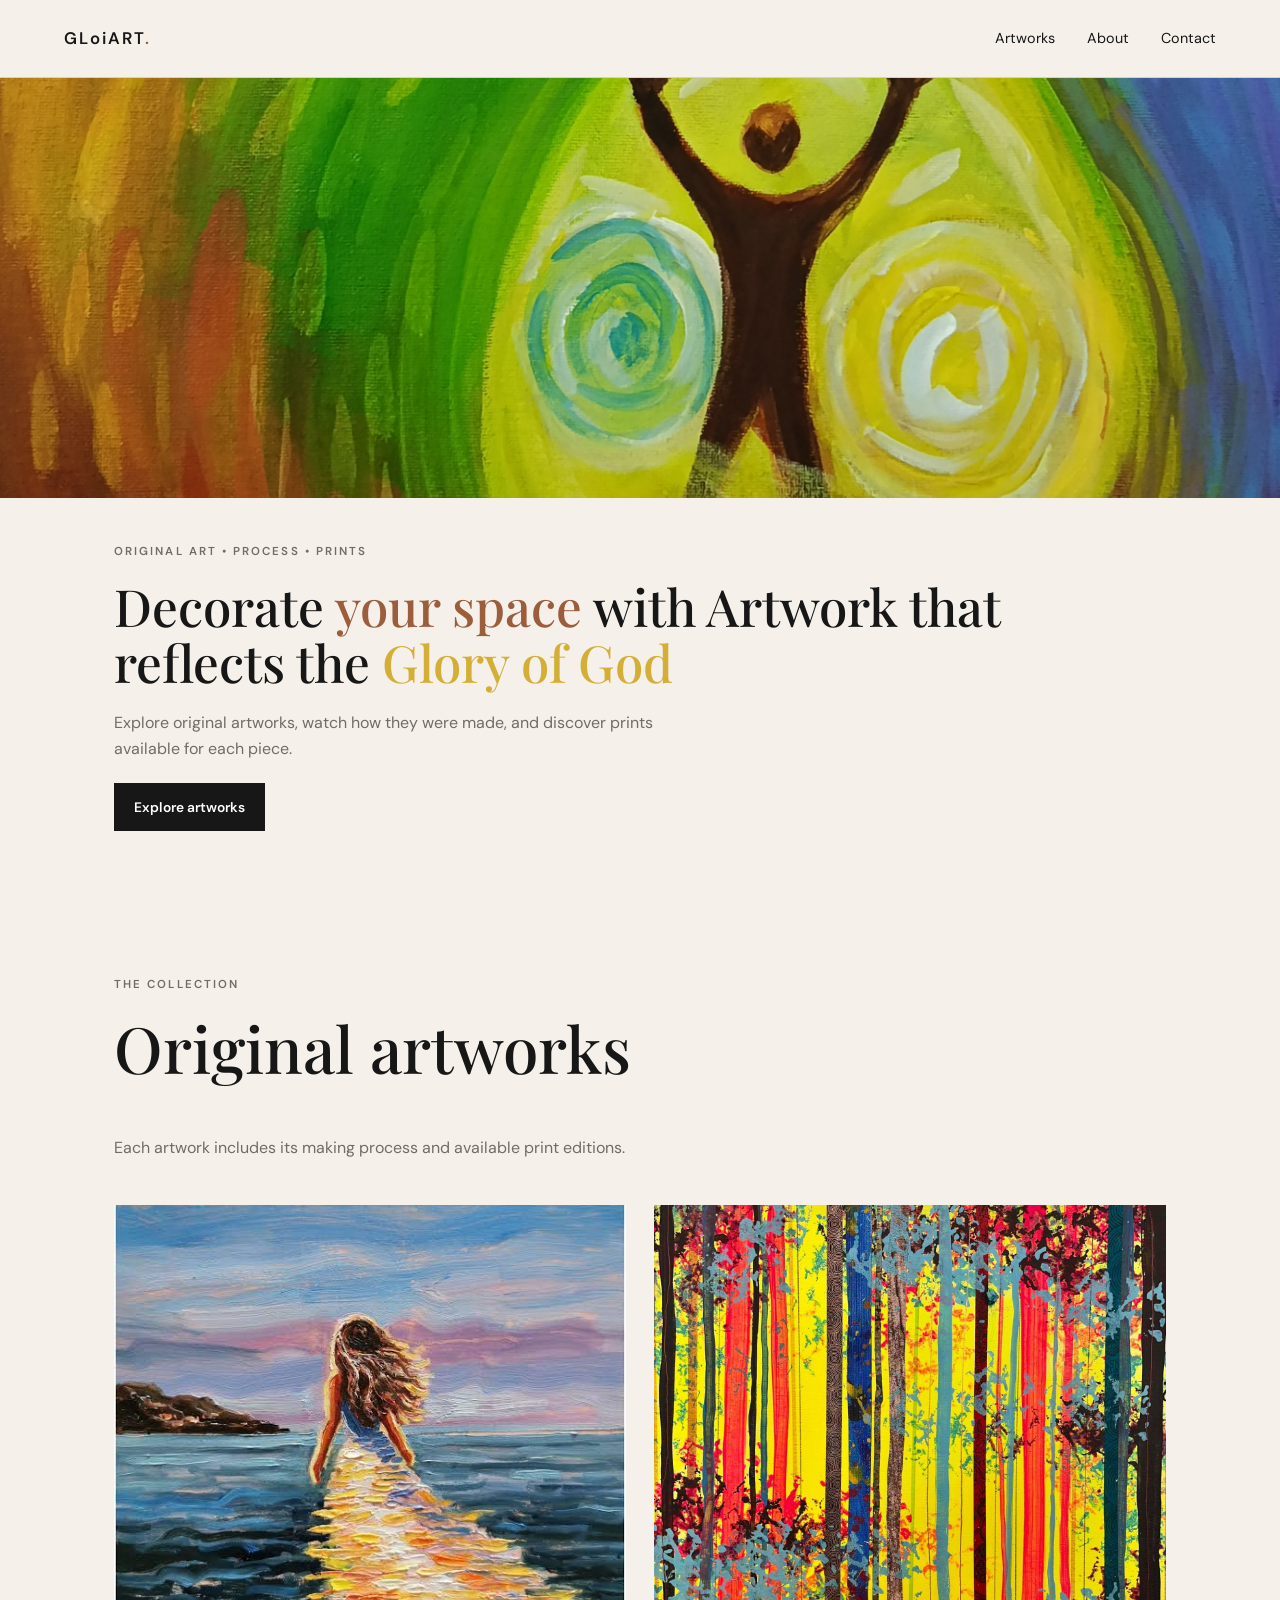
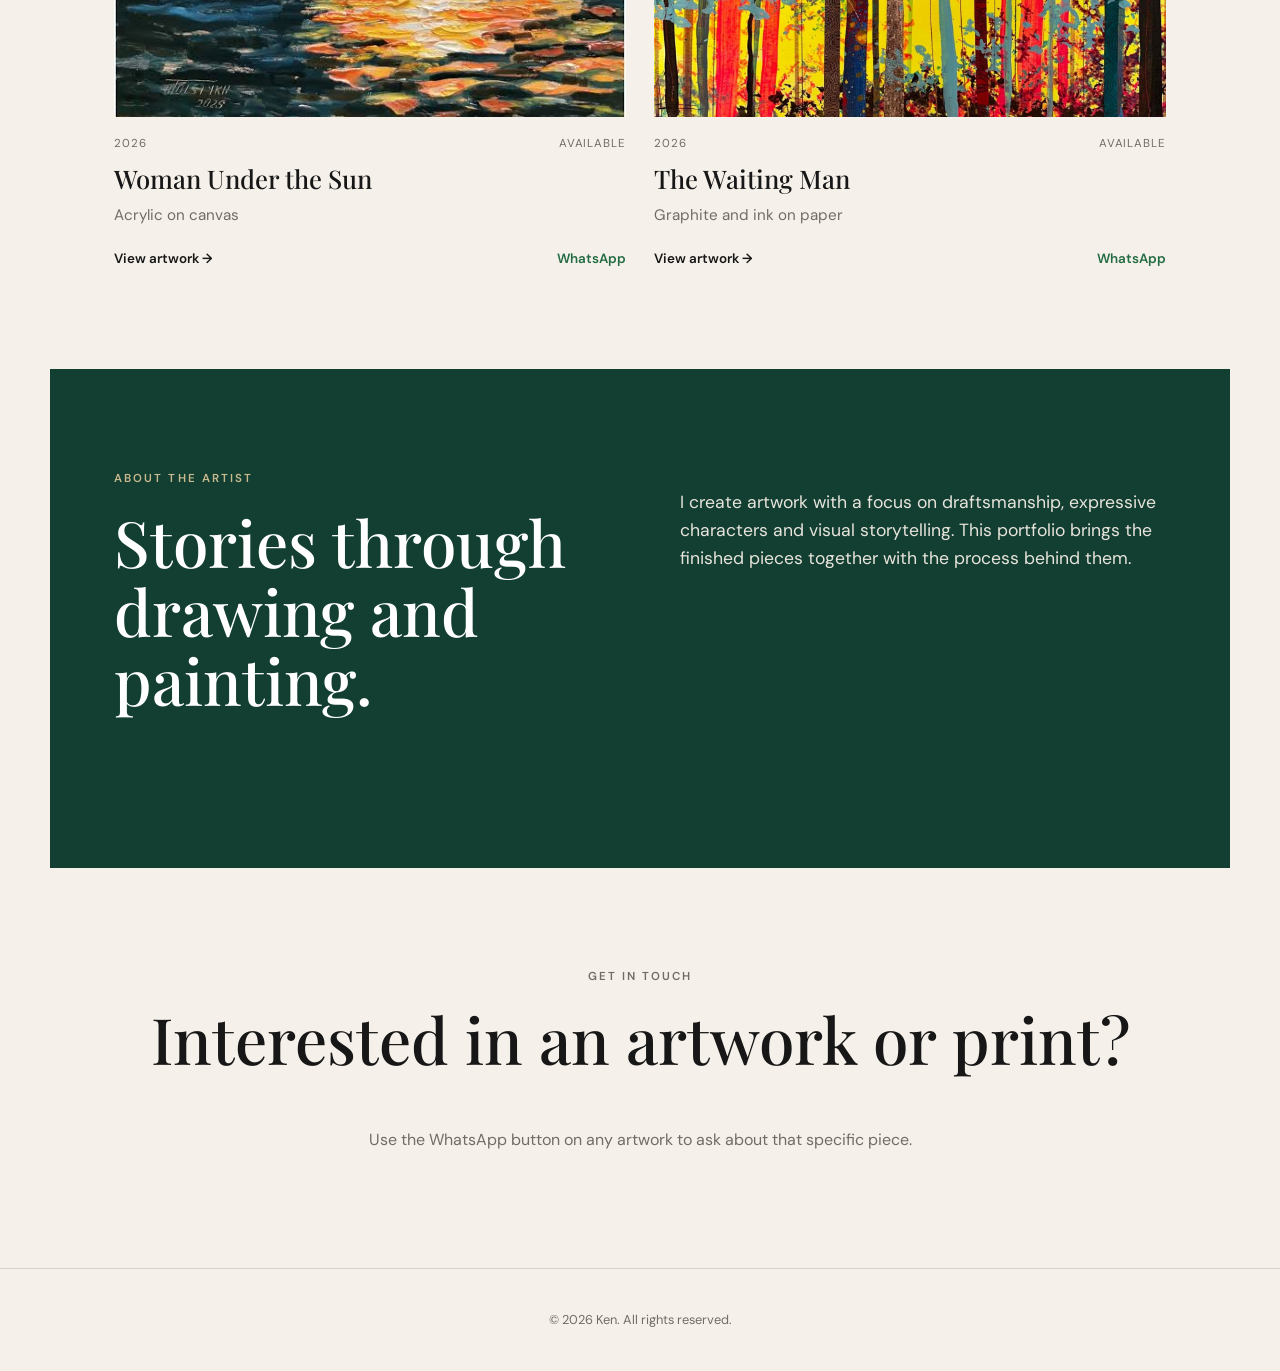
<file: index.html>
<!DOCTYPE html>
<html lang="en">
<head>
  <meta charset="UTF-8">
  <meta name="viewport" content="width=device-width, initial-scale=1.0">
  <meta name="description" content="Ken's original artworks, process videos and art prints.">
  <title>Ken — Art Portfolio</title>
  <link rel="stylesheet" href="style.css">
</head>
<body>
  <header class="site-header">
    <a class="logo" href="#home">GLoiART<span>.</span></a>
    <nav>
      <a href="#artworks">Artworks</a>
      <a href="#about">About</a>
      <a href="#contact">Contact</a>
    </nav>
    <button class="menu-toggle" aria-label="Open menu">☰</button>
  </header>

  <main>
    <section class="home-banner">
  <img src="assets/banner.jpg" alt="Ken Art Portfolio Banner">
    </section>
    <section id="home" class="hero">
      <div class="hero-copy">
        <p class="eyebrow">ORIGINAL ART • PROCESS • PRINTS</p>
        <h1>Decorate <span class="brown-text">your space</span> with Artwork that reflects the <span class="gold-text">Glory of God</span></h1>
        <p class="hero-text">Explore original artworks, watch how they were made, and discover prints available for each piece.</p>
        <a class="button" href="#artworks">Explore artworks</a>
      </div>
    </section>

    <section id="artworks" class="section">
      <div class="section-heading">
        <p class="eyebrow">THE COLLECTION</p>
        <h2>Original artworks</h2>
        <p>Each artwork includes its making process and available print editions.</p>
      </div>
      <div id="artwork-grid" class="artwork-grid"></div>
    </section>

    <section id="about" class="about section">
      <div>
        <p class="eyebrow">ABOUT THE ARTIST</p>
        <h2>Stories through drawing and painting.</h2>
      </div>
      <div>
        <p>I create artwork with a focus on draftsmanship, expressive characters and visual storytelling. This portfolio brings the finished pieces together with the process behind them.</p>
      </div>
    </section>

    <section id="contact" class="contact section">
      <p class="eyebrow">GET IN TOUCH</p>
      <h2>Interested in an artwork or print?</h2>
      <p>Use the WhatsApp button on any artwork to ask about that specific piece.</p>
    </section>
  </main>

  <footer>
    <p>© <span id="year"></span> Ken. All rights reserved.</p>
  </footer>

  <script src="data.js"></script>
  <script src="script.js"></script>
</body>
</html>
</file>
<file: style.css>
@import url('https://fonts.googleapis.com/css2?family=DM+Sans:wght@400;500;600&family=Playfair+Display:ital,wght@0,500;0,600;1,500;1,600&display=swap');

:root {
  --paper: #f5f1ea;
  --ink: #171717;
  --muted: #716c65;
  --line: #d8d1c7;
  --white: #fffdf9;
  --accent: #9b5d3c;
  --max: 1180px;
}

* {
  box-sizing: border-box;
}

html {
  scroll-behavior: smooth;
}

body {
  margin: 0;
  background: var(--paper);
  color: var(--ink);
  font-family: "DM Sans", sans-serif;
  line-height: 1.6;
}

a {
  color: inherit;
  text-decoration: none;
}

img {
  display: block;
  width: 100%;
}


/* =========================
   HEADER
========================= */

.site-header {
  height: 78px;
  padding: 0 5vw;
  display: flex;
  align-items: center;
  justify-content: space-between;
  border-bottom: 1px solid var(--line);
  background: rgba(245, 241, 234, .96);
  position: sticky;
  top: 0;
  z-index: 10;
}

.logo {
  font-weight: 600;
  letter-spacing: .12em;
  font-size: 1.05rem;
}

.logo span {
  color: var(--accent);
}

nav {
  display: flex;
  gap: 32px;
  font-size: .9rem;
}

nav a:hover {
  color: var(--accent);
}

.menu-toggle {
  display: none;
  background: none;
  border: 0;
  font-size: 1.5rem;
}


/* =========================
   HOME BANNER
========================= */

.home-banner {
  width: 100vw;
  margin-left: calc(50% - 50vw);
  overflow: hidden;
}

.home-banner img {
  width: 100%;
  height: 420px;
  object-fit: cover;
  object-position: center center;
  display: block;
}


/* =========================
   HERO
========================= */

.hero {
  min-height: 0;
  height: auto;
  display: flex;
  align-items: center;
  justify-content: flex-start;
  max-width: var(--max);
  margin: auto;
  padding: 45px 5vw;
  text-align: left;
}

.hero-copy {
  width: 100%;
  max-width: 900px;
  margin: 0;
}

.eyebrow {
  font-size: .72rem;
  letter-spacing: .18em;
  font-weight: 600;
  color: var(--muted);
  margin: 0 0 18px;
}

h1,
h2,
h3 {
  line-height: 1.08;
  margin-top: 0;
}

h1 {
  font-family: "Playfair Display", serif;
  font-size: clamp(2.3rem, 4vw, 4.2rem);
  font-weight: 500;
  margin-bottom: 20px;
}

/* Hero heading colors */

.brown-text {
  color: #9b5d3c;
}

.gold-text {
  color: #D4AF37;
}

h2 {
  font-family: "Playfair Display", serif;
  font-weight: 500;
  font-size: clamp(2.3rem, 5vw, 4.2rem);
}

h3 {
  font-size: 1.15rem;
  margin-bottom: 8px;
}

.hero-text {
  max-width: 600px;
  margin: 0 0 22px;
  color: var(--muted);
  font-size: 1rem;
}


/* =========================
   BUTTONS
========================= */

.button {
  display: inline-block;
  padding: 13px 20px;
  background: var(--ink);
  color: white;
  font-size: .86rem;
  font-weight: 600;
  transition: transform .2s, opacity .2s;
}

.button:hover {
  transform: translateY(-2px);
  opacity: .88;
}

.button-dark {
  background: var(--ink);
  margin-top: 18px;
}

.whatsapp-button {
  background: #236b43;
}


/* =========================
   GENERAL SECTIONS
========================= */

.section {
  max-width: var(--max);
  margin: auto;
  padding: 100px 5vw;
}

.section-heading {
  max-width: 700px;
  margin-bottom: 45px;
}

.section-heading p:last-child {
  color: var(--muted);
}


/* =========================
   ARTWORK GRID
========================= */

/* Two artworks per row */
.artwork-grid {
  display: grid;
  grid-template-columns: repeat(2, minmax(0, 1fr));
  column-gap: 28px;
  row-gap: 70px;
  align-items: start;
}

/* Individual artwork */
.art-card {
  display: block;
  width: 100%;
  height: auto;
  background: transparent;
  overflow: visible;
}

/* Artwork image container */
.art-image-wrap {
  display: block;
  width: 100%;
  position: relative;
  overflow: hidden;
  background: #ded8cf;
}

/* Preserve the artwork's original aspect ratio */
.art-image-wrap img {
  display: block;
  width: 100%;
  height: auto;
  object-fit: contain;
  transition: transform .5s ease;
}

/* Very subtle hover effect */
.art-card:hover .art-image-wrap img {
  transform: scale(1.025);
}

/* Placeholder for missing artwork images */
.image-placeholder {
  display: none;
  position: absolute;
  inset: 0;
  align-items: center;
  justify-content: center;
  text-align: center;
  color: #8a837a;
  font-size: .85rem;
}

.placeholder .image-placeholder {
  display: flex;
}


/* =========================
   ARTWORK INFORMATION
========================= */

.art-card-body {
  display: block;
  width: 100%;
  height: auto;
  padding: 18px 0 0;
  background: transparent;
}

/* Year / category */
.meta {
  display: flex;
  justify-content: space-between;
  gap: 15px;
  color: var(--muted);
  font-size: .72rem;
  text-transform: uppercase;
  letter-spacing: .08em;
  margin-bottom: 10px;
}

/* Artwork title */
.art-card-body h3 {
  font-family: "Playfair Display", serif;
  font-size: clamp(1.35rem, 2vw, 1.8rem);
  font-weight: 500;
  line-height: 1.15;
  margin: 0 0 10px;
}

/* Artwork description */
.art-card-body p {
  color: var(--muted);
  margin: 0 0 20px;
  font-size: .95rem;
  line-height: 1.6;
}


/* =========================
   ARTWORK ACTIONS
========================= */

.card-actions {
  display: flex;
  justify-content: space-between;
  align-items: center;
  gap: 20px;
  font-size: .84rem;
}

.card-actions > a:first-child {
  font-weight: 600;
}

.whatsapp-small {
  color: #236b43;
  font-weight: 600;
}


/* =========================
   ABOUT
========================= */

.about {
  display: grid;
  grid-template-columns: 1fr 1fr;
  gap: 80px;
  background: #123f32;
  color: white;
  border-top: 1px solid #123f32;
  border-bottom: 1px solid #123f32;
}

.about .eyebrow {
  color: #c9b98f;
}

.about p:not(.eyebrow) {
  color: #e8e4dc;
  font-size: 1.1rem;
}


/* =========================
   CONTACT
========================= */

.contact {
  text-align: center;
}

.contact .eyebrow,
.contact h2,
.contact > p {
  text-align: center;
}

.contact > p {
  max-width: 600px;
  margin-left: auto;
  margin-right: auto;
  color: var(--muted);
}


/* =========================
   FOOTER
========================= */

footer {
  border-top: 1px solid var(--line);
  padding: 28px 5vw;
  color: var(--muted);
  font-size: .8rem;
  text-align: center;
}


/* =========================
   ARTWORK DETAIL PAGE
========================= */

.art-detail {
  padding-top: 55px;
}

.back-link {
  color: var(--muted);
  font-size: .85rem;
  display: inline-block;
  margin-bottom: 40px;
}

.detail-grid {
  display: grid;
  grid-template-columns: 1.15fr .85fr;
  gap: 70px;
  align-items: start;
}

.detail-main-image {
  min-height: 500px;
}

.detail-main-image img {
  max-height: 750px;
  object-fit: contain;
}

.detail-info {
  padding-top: 25px;
}

.detail-info h1 {
  font-size: clamp(3rem, 6vw, 5.5rem);
}

.lead {
  color: var(--muted);
  font-size: 1.05rem;
  margin-bottom: 35px;
}

dl {
  border-top: 1px solid var(--line);
  margin: 0 0 30px;
}

dl div {
  display: flex;
  justify-content: space-between;
  gap: 20px;
  padding: 13px 0;
  border-bottom: 1px solid var(--line);
  font-size: .9rem;
}

dt {
  color: var(--muted);
}

dd {
  margin: 0;
  text-align: right;
}


/* =========================
   PROCESS VIDEO
========================= */

.video-box video {
  display: block;
  width: 100%;
  max-height: 720px;
  background: #111;
}

.video-note {
  color: var(--muted);
  font-size: .8rem;
}


/* =========================
   PRINTS
========================= */

.prints {
  border-top: 1px solid var(--line);
}

.prints-grid {
  display: grid;
  grid-template-columns: repeat(3, 1fr);
  gap: 25px;
}

.print-card {
  background: var(--white);
}

.print-image-wrap {
  aspect-ratio: 4/3;
}

.print-image-wrap img {
  height: 100%;
  object-fit: cover;
}

.print-info {
  padding: 22px;
}

.print-size {
  font-size: .7rem;
  letter-spacing: .14em;
  color: var(--muted);
}

.print-info h3 {
  margin-top: 8px;
}

.print-info strong {
  display: block;
  font-size: .95rem;
}

code {
  background: #e7e1d8;
  padding: 2px 5px;
}


/* =========================
   MOBILE
========================= */

@media (max-width: 760px) {

  .site-header {
    height: 68px;
  }

  nav {
    display: none;
    position: absolute;
    top: 68px;
    left: 0;
    right: 0;
    padding: 20px 5vw;
    background: var(--paper);
    border-bottom: 1px solid var(--line);
    flex-direction: column;
    gap: 15px;
  }

  nav.open {
    display: flex;
  }

  .menu-toggle {
    display: block;
  }

  .home-banner img {
    height: 240px;
  }

  .hero {
    min-height: 0;
    height: auto;
    padding-top: 40px;
    padding-bottom: 40px;
    text-align: left;
  }

  .hero-copy {
    max-width: 100%;
    margin: 0;
  }

  .hero h1 {
    font-size: clamp(2.8rem, 12vw, 4.5rem);
  }

  .hero-text {
    margin-left: 0;
    margin-right: 0;
  }

  .section {
    padding-top: 70px;
    padding-bottom: 70px;
  }

  /* One artwork per row on phones */
  .artwork-grid,
  .prints-grid,
  .about,
  .detail-grid {
    grid-template-columns: 1fr;
  }

  .artwork-grid {
    row-gap: 55px;
  }

  .art-card-body {
    padding-top: 16px;
  }

  .art-card-body h3 {
    font-size: 1.5rem;
  }

  .detail-grid {
    gap: 30px;
  }

  .detail-main-image {
    min-height: 0;
  }

  .prints-grid {
    gap: 35px;
  }
    }
</file>
